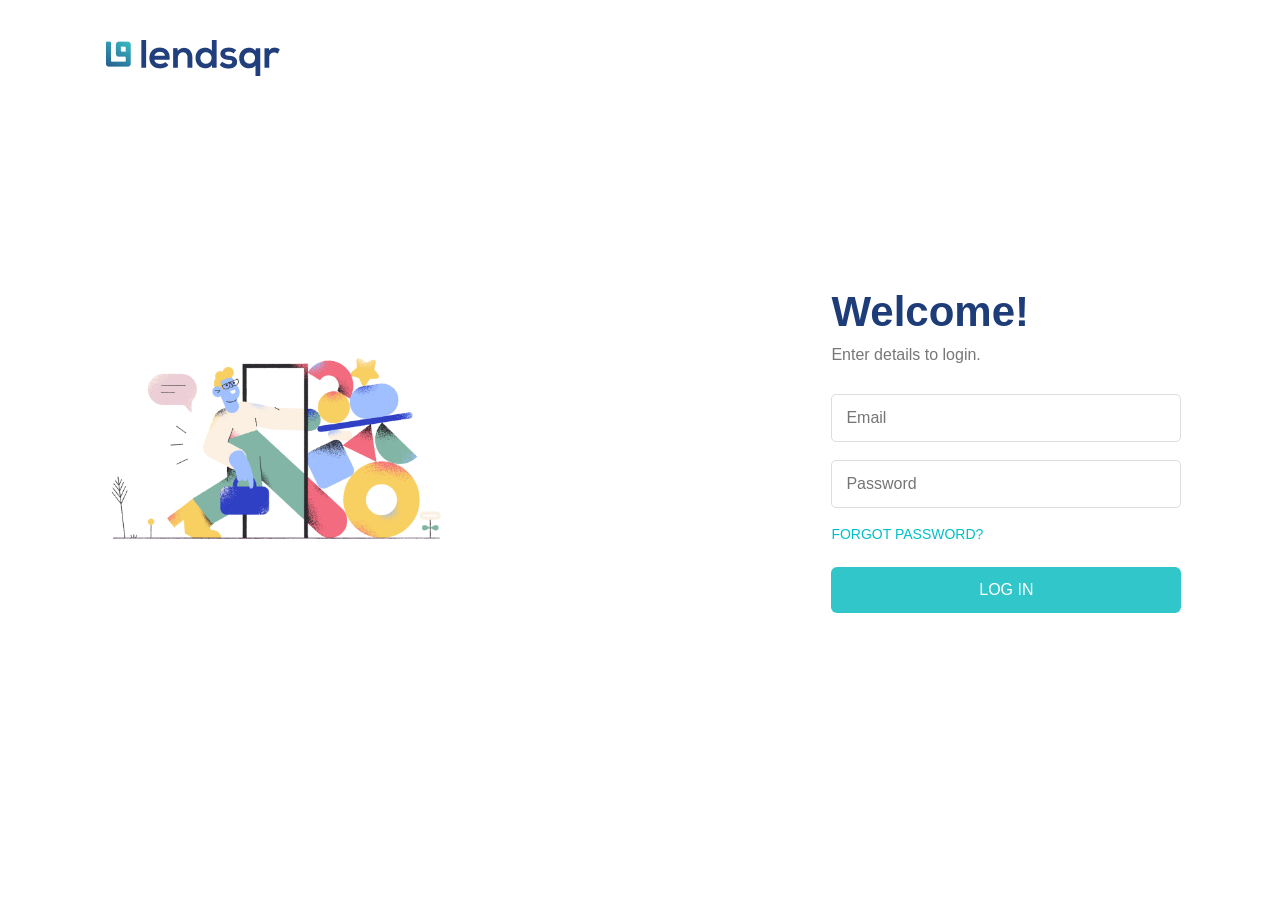
<file: index.html>
<!DOCTYPE html>
<html lang="en">
<head>
  <meta charset="UTF-8" />
  <meta name="viewport" content="width=device-width, initial-scale=1.0"/>
  <title>Login Page</title>
  <link rel="stylesheet" href="./Lendsqr/Lendsqr.css">
</head>

<body>

  <!-- LEFT SIDE -->
  <div class="left">
    <img src="./Lendsqr/images/gr.png" alt="Illustration">
  </div>

   <div><img src="./Lendsqr/images/g.png" class="pablo" alt="">
  </div>

  <!-- RIGHT SIDE -->
  <div class="right">
    <div class="login-box">
      <h1>Welcome!</h1>
      <p>Enter details to login.</p>

      <input type="email" class="input-box" placeholder="Email">

      <input type="password" class="input-box" placeholder="Password">

      <a href="#" class="forgot">FORGOT PASSWORD?</a>
      <a href="./Lendsqr/secondpage.html">
      <button class="btn">LOG IN</button>
      </a>
    </div>
  </div>

</body>
</html>
</file>
<file: Lendsqr/Lendsqr.css>
*{
  margin:0;
  padding:0;
  box-sizing:border-box;
  font-family: Arial, sans-serif;
}

body{
  height:100vh;
  display:flex;
}

/* LEFT SIDE */
.left{
  width:50%;
  display:flex;
  justify-content:center;
  align-items:center;
  padding:40px;
}

.pablo{
  position: relative;
  left: -260%;
  top: 40px;
}

.left img{
  width:80%;
  max-width:500px;
}

/* RIGHT SIDE */
.right{
  width:50%;
  display:flex;
  justify-content:center;
  align-items:center;
  background:rgba(255, 255, 255, 0.945);
}

.login-box{
  width:350px;
}

.login-box h1{
  color:#1d3c78;
  margin-bottom:10px;
  font-size:42px;
}

.login-box p{
  color:#777;
  margin-bottom:30px;
}

.input-box{
  width:100%;
  padding:14px;
  margin-bottom:18px;
  border:1px solid #ddd;
  border-radius:5px;
  font-size:16px;
}

.forgot{
  display:block;
  margin-bottom:25px;
  color:#00bfc6;
  text-decoration:none;
  font-size:14px;
}

.btn{
  width:100%;
  padding:14px;
  border:none;
  background:#31c6c9;
  color:white;
  font-size:16px;
  border-radius:6px;
  cursor:pointer;
}

.btn:hover{
  background:#27b2b5;
}

/* MOBILE */
@media(max-width:768px){

  body{
    flex-direction:column;
  }

  .left,
  .right{
    width:100%;
    height:50vh;
  }

}
</file>
